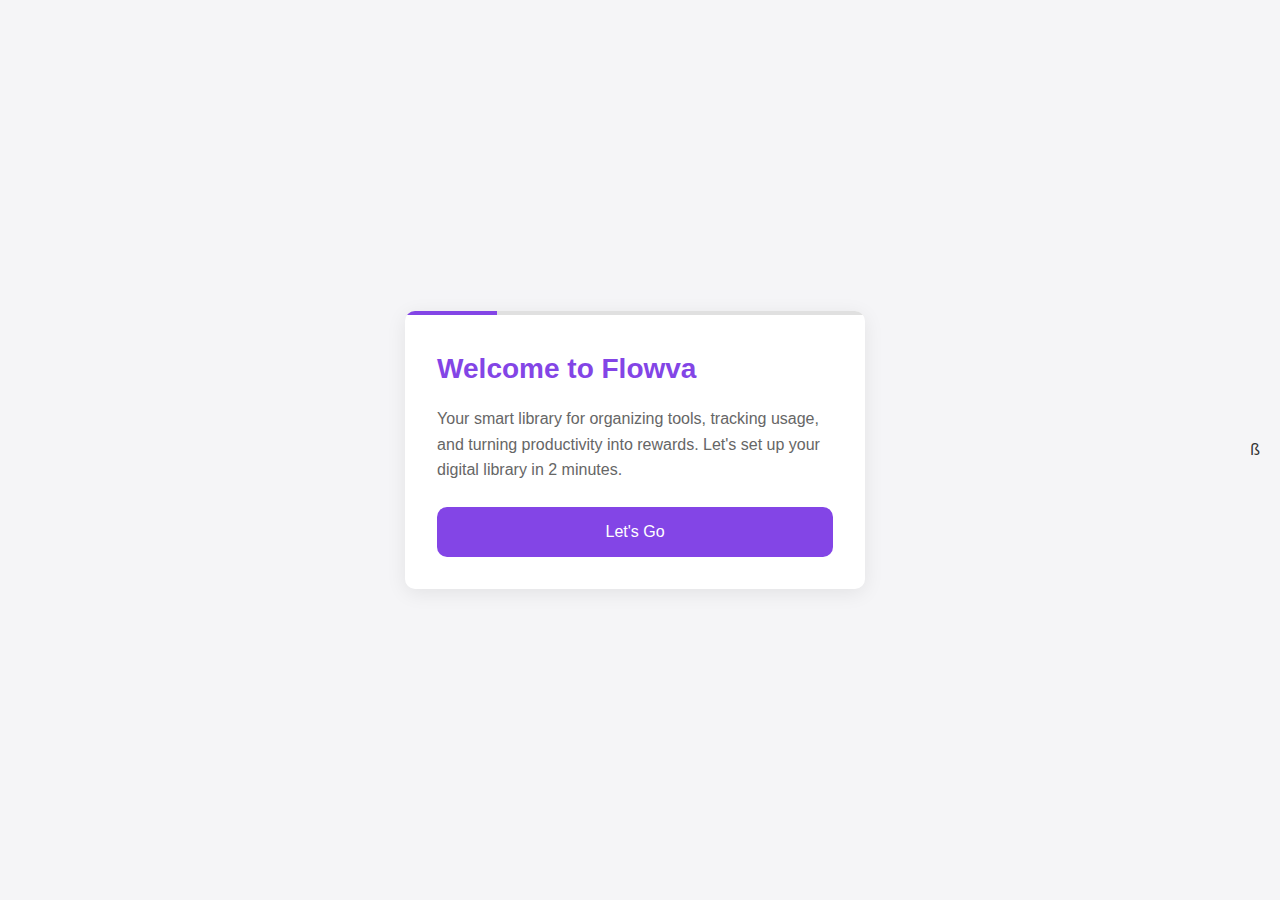
<file: index.html>
<!DOCTYPE html>
<html lang="en">
  <head>
    <meta charset="UTF-8" />
    <meta name="viewport" content="width=device-width, initial-scale=1.0" />
    <title>Welcome to Flowva</title>
    <link rel="stylesheet" href="css/main.css" />
  </head>
  <body>
    <div class="container">
      <div class="card welcome-card">
        <div class="progress-bar">
          <div class="progress"></div>
        </div>
        <div class="card-content">
          <h1>Welcome to Flowva</h1>
          <p>
            Your smart library for organizing tools, tracking usage, and turning
            productivity into rewards. Let's set up your digital library in 2
            minutes.
          </p>
          <a href="sign-in.html" class="btn btn-primary">Let's Go</a>
        </div>
      </div>
    </div>
  </body>
</html>
ß
</file>
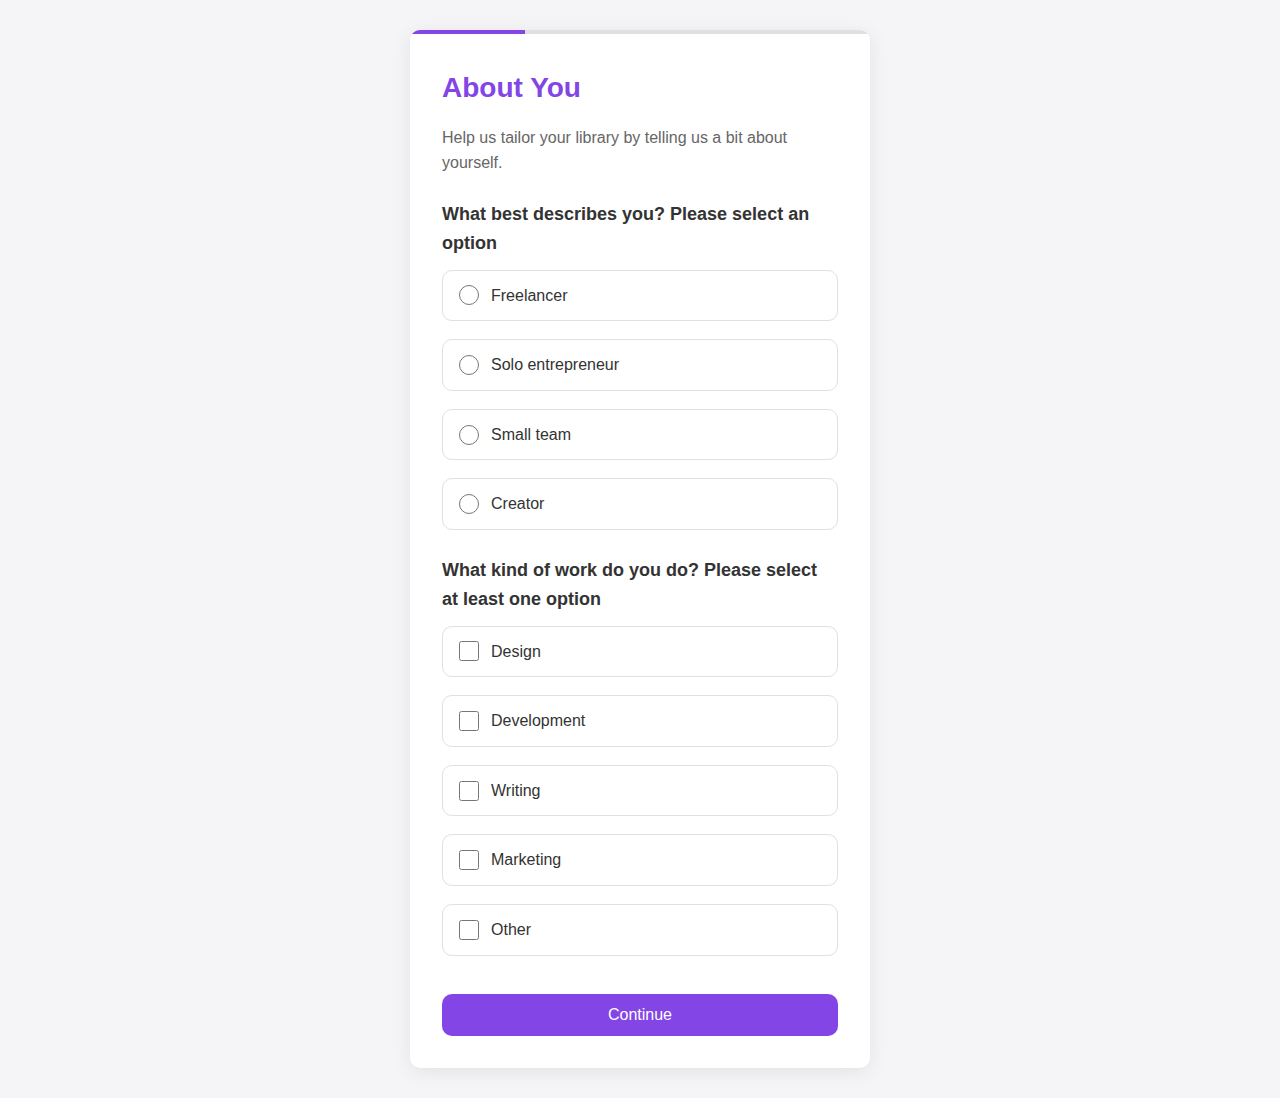
<file: onboarding.html>
<!DOCTYPE html>
<html lang="en">
  <head>
    <meta charset="UTF-8" />
    <meta name="viewport" content="width=device-width, initial-scale=1.0" />
    <title>Onboarding - Flowva</title>
    <link rel="stylesheet" href="css/main.css" />
    <link rel="stylesheet" href="css/onboarding.css" />
  </head>
  <body>
    <div class="container">
      <div class="card onboarding-card">
        <div class="progress-bar">
          <div class="progress" id="onboarding-progress"></div>
        </div>
        <div class="card-content">
          <!-- Step 1: About You -->
          <div class="step" id="step-1">
            <h1>About You</h1>
            <p>
              Help us tailor your library by telling us a bit about yourself.
            </p>

            <div class="form-group">
              <h3>What best describes you? Please select an option</h3>
              <div class="radio-group">
                <label class="radio-container">
                  <input type="radio" name="userType" value="freelancer" />
                  <span class="radio-label">Freelancer</span>
                </label>
                <label class="radio-container">
                  <input type="radio" name="userType" value="entrepreneur" />
                  <span class="radio-label">Solo entrepreneur</span>
                </label>
                <label class="radio-container">
                  <input type="radio" name="userType" value="team" />
                  <span class="radio-label">Small team</span>
                </label>
                <label class="radio-container">
                  <input type="radio" name="userType" value="creator" />
                  <span class="radio-label">Creator</span>
                </label>
              </div>
            </div>

            <div class="form-group">
              <h3>
                What kind of work do you do? Please select at least one option
              </h3>
              <div class="checkbox-group">
                <label class="checkbox-container">
                  <input type="checkbox" name="workType" value="design" />
                  <span class="checkbox-label">Design</span>
                </label>
                <label class="checkbox-container">
                  <input type="checkbox" name="workType" value="development" />
                  <span class="checkbox-label">Development</span>
                </label>
                <label class="checkbox-container">
                  <input type="checkbox" name="workType" value="writing" />
                  <span class="checkbox-label">Writing</span>
                </label>
                <label class="checkbox-container">
                  <input type="checkbox" name="workType" value="marketing" />
                  <span class="checkbox-label">Marketing</span>
                </label>
                <label class="checkbox-container">
                  <input type="checkbox" name="workType" value="other" />
                  <span class="checkbox-label">Other</span>
                </label>
              </div>
            </div>
          </div>

          <!-- Step 2: Tool Selection -->
          <div class="step hidden" id="step-2">
            <h1>Your Tools</h1>
            <p>
              Select the tools you use regularly to add them to your library.
            </p>

            <div class="tools-grid">
              <!-- Tool cards will be generated by JavaScript -->
            </div>
          </div>

          <!-- Step 3: Preferences -->
          <div class="step hidden" id="step-3">
            <h1>Preferences</h1>
            <p>Set up your workspace preferences to optimize your flow.</p>

            <div class="form-group">
              <h3>Choose your default view</h3>
              <div class="toggle-group">
                <button class="toggle-btn active" data-value="grid">
                  <span class="icon">□</span>
                  Grid
                </button>
                <button class="toggle-btn" data-value="list">
                  <span class="icon">≡</span>
                  List
                </button>
              </div>
            </div>

            <div class="form-group">
              <h3>Set your goal tracking</h3>
              <select id="goal-tracking">
                <option value="daily">Daily</option>
                <option value="weekly" selected>Weekly</option>
                <option value="monthly">Monthly</option>
              </select>
            </div>

            <div class="form-group">
              <h3>Enable notifications</h3>
              <label class="switch">
                <input type="checkbox" id="notifications" checked />
                <span class="slider round"></span>
              </label>
            </div>
          </div>

          <!-- Final Step -->
          <div class="step hidden" id="step-4">
            <div class="completion">
              <div class="check-circle">✓</div>
              <h1>All set!</h1>
              <p>Your workspace is ready. Let's start being productive.</p>
            </div>
          </div>

          <div class="button-group">
            <button class="btn btn-outline hidden" id="back-btn">Back</button>
            <button class="btn btn-primary" id="continue-btn">Continue</button>
          </div>
        </div>
      </div>
    </div>
    <script src="js/onboarding.js"></script>
  </body>
</html>
</file>
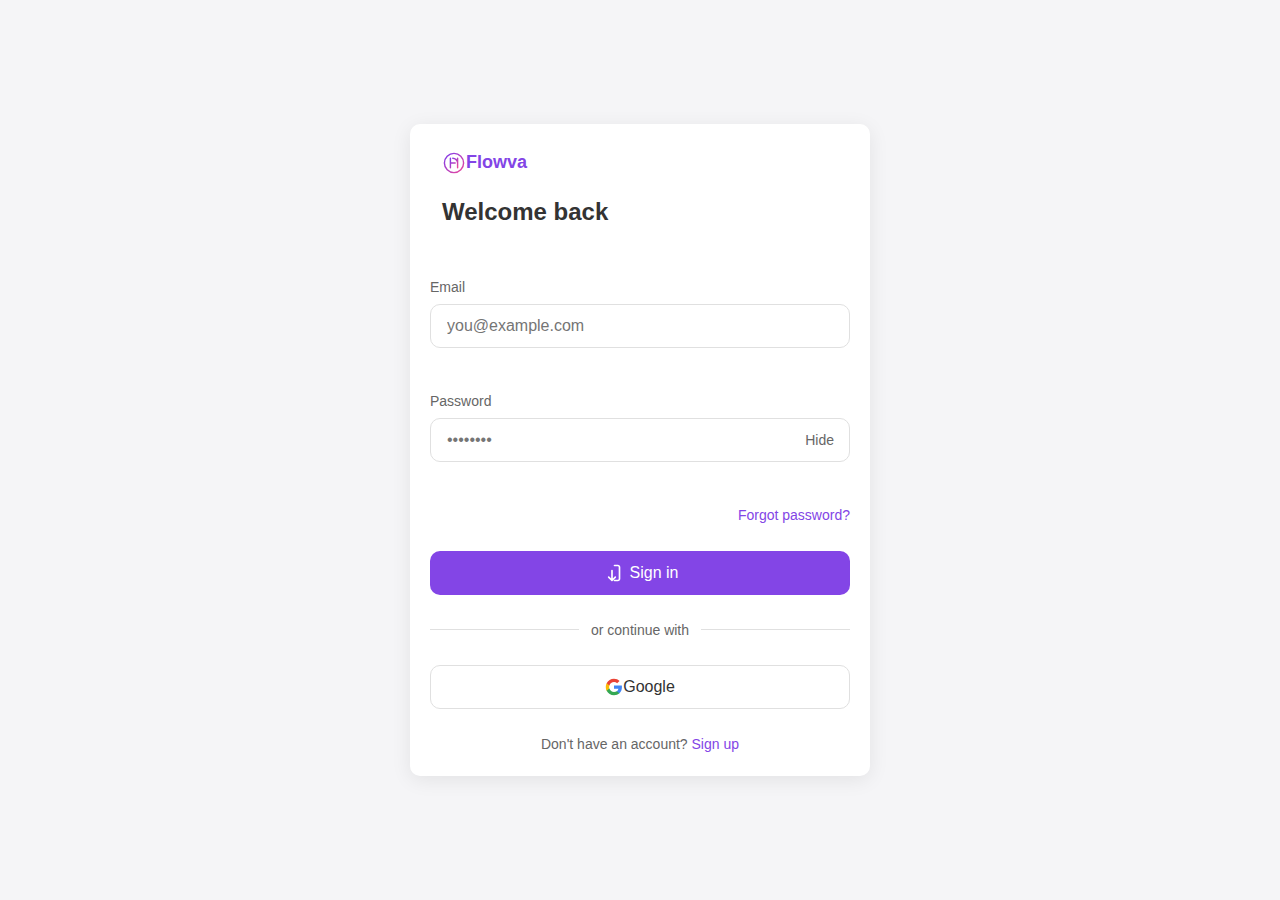
<file: sign-in.html>
<!DOCTYPE html>
<html lang="en">
  <head>
    <meta charset="UTF-8" />
    <meta name="viewport" content="width=device-width, initial-scale=1.0" />
    <title>Sign In - Flowva</title>
    <link rel="stylesheet" href="css/main.css" />
    <link rel="stylesheet" href="css/auth.css" />
  </head>
  <body>
    <div class="container">
      <div class="card auth-card">
        <div class="card-header">
          <div class="logo">
            <!-- Embedded Flowva logo SVG -->
            <svg
              xmlns="http://www.w3.org/2000/svg"
              width="24"
              height="24"
              viewBox="0 0 100 100"
            >
              <defs>
                <linearGradient
                  id="flowvaGradient"
                  x1="0%"
                  y1="0%"
                  x2="100%"
                  y2="100%"
                >
                  <stop offset="0%" stop-color="#7C3AED" />
                  <stop offset="100%" stop-color="#EC4899" />
                </linearGradient>
              </defs>
              <circle
                cx="50"
                cy="50"
                r="40"
                fill="white"
                stroke="url(#flowvaGradient)"
                stroke-width="6"
              />
              <path
                d="M35 30v40M35 50h20M65 30v40M65 50c0-11-10-20-20-20"
                stroke="url(#flowvaGradient)"
                stroke-width="6"
                stroke-linecap="round"
                stroke-linejoin="round"
                fill="none"
              />
            </svg>
            <span>Flowva</span>
          </div>
          <h2>Welcome back</h2>
        </div>
        <form id="sign-in-form" class="auth-form">
          <div class="form-group">
            <label for="email">Email</label>
            <input
              type="email"
              id="email"
              placeholder="you@example.com"
              required
            />
            <div class="error-message" id="email-error"></div>
          </div>
          <div class="form-group">
            <label for="password">Password</label>
            <div class="password-input">
              <input
                type="password"
                id="password"
                placeholder="••••••••"
                required
              />
              <button type="button" class="toggle-password">Hide</button>
            </div>
            <div class="error-message" id="password-error"></div>
          </div>
          <div class="forgot-password">
            <a href="#">Forgot password?</a>
          </div>
          <button type="submit" class="btn btn-primary">
            <span class="icon">
              <svg
                width="20"
                height="20"
                viewBox="0 0 24 24"
                fill="none"
                xmlns="http://www.w3.org/2000/svg"
              >
                <path
                  d="M15 3H19C19.5304 3 20.0391 3.21071 20.4142 3.58579C20.7893 3.96086 21 4.46957 21 5V19C21 19.5304 20.7893 20.0391 20.4142 20.4142C20.0391 20.7893 19.5304 21 19 21H15M8 17L12 21M12 21L16 17M12 21V9"
                  stroke="currentColor"
                  stroke-width="2"
                  stroke-linecap="round"
                  stroke-linejoin="round"
                />
              </svg>
            </span>
            Sign in
          </button>
          <div class="divider">
            <span>or continue with</span>
          </div>
          <button type="button" class="btn btn-outline social-sign-in">
            <!-- Embedded Google logo SVG -->
            <svg
              xmlns="http://www.w3.org/2000/svg"
              width="18"
              height="18"
              viewBox="0 0 24 24"
            >
              <path
                d="M22.56 12.25c0-.78-.07-1.53-.2-2.25H12v4.26h5.92c-.26 1.37-1.04 2.53-2.21 3.31v2.77h3.57c2.08-1.92 3.28-4.74 3.28-8.09z"
                fill="#4285F4"
              />
              <path
                d="M12 23c2.97 0 5.46-.98 7.28-2.66l-3.57-2.77c-.98.66-2.23 1.06-3.71 1.06-2.86 0-5.29-1.93-6.16-4.53H2.18v2.84C3.99 20.53 7.7 23 12 23z"
                fill="#34A853"
              />
              <path
                d="M5.84 14.09c-.22-.66-.35-1.36-.35-2.09s.13-1.43.35-2.09V7.07H2.18C1.43 8.55 1 10.22 1 12s.43 3.45 1.18 4.93l3.66-2.84z"
                fill="#FBBC05"
              />
              <path
                d="M12 5.38c1.62 0 3.06.56 4.21 1.64l3.15-3.15C17.45 2.09 14.97 1 12 1 7.7 1 3.99 3.47 2.18 7.07l3.66 2.84c.87-2.6 3.3-4.53 6.16-4.53z"
                fill="#EA4335"
              />
            </svg>
            Google
          </button>
          <div class="auth-footer">
            Don't have an account? <a href="sign-up.html">Sign up</a>
          </div>
        </form>
      </div>
    </div>
    <script src="js/auth.js"></script>
  </body>
</html>
</file>
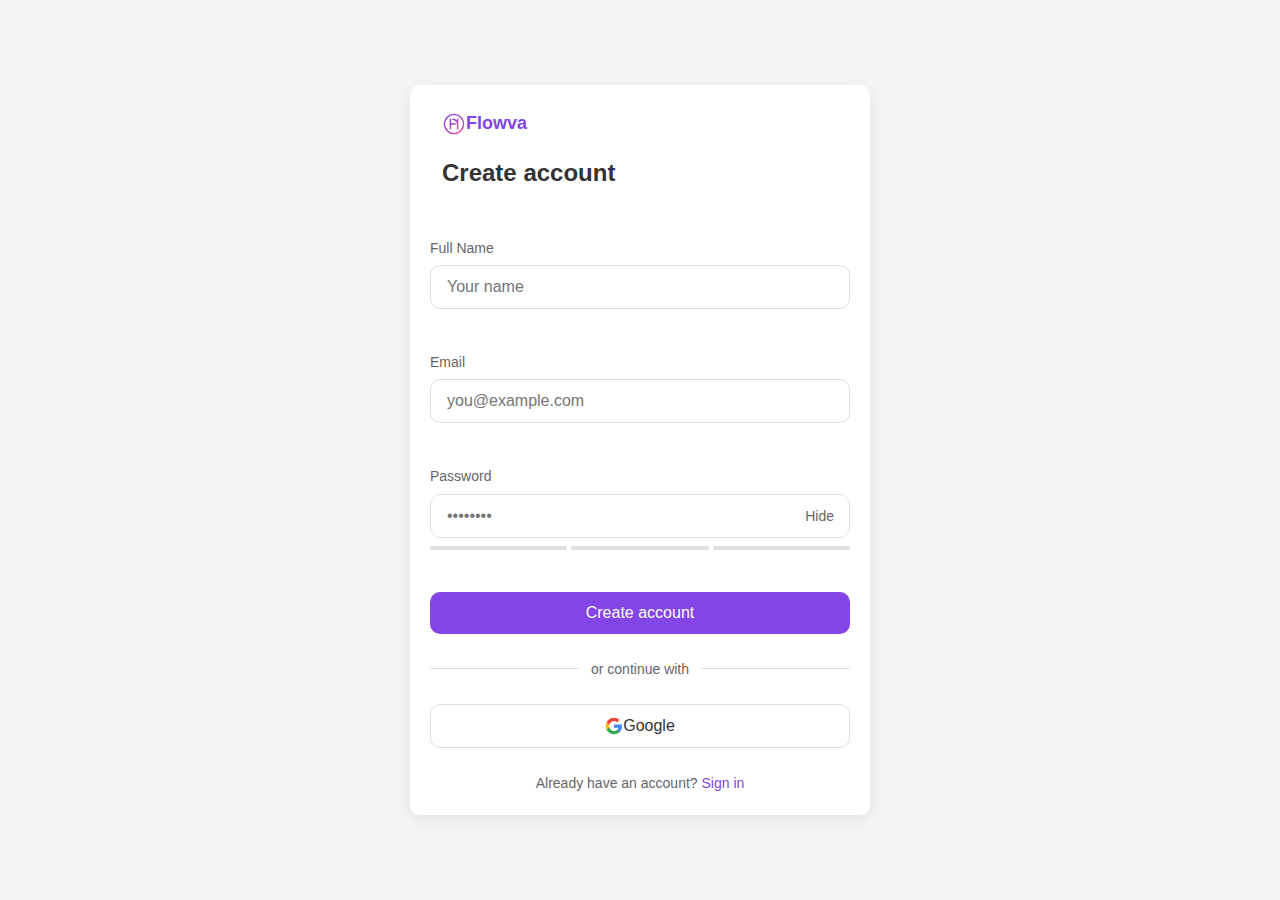
<file: sign-up.html>
<!DOCTYPE html>
<html lang="en">
  <head>
    <meta charset="UTF-8" />
    <meta name="viewport" content="width=device-width, initial-scale=1.0" />
    <title>Sign Up - Flowva</title>
    <link rel="stylesheet" href="css/main.css" />
    <link rel="stylesheet" href="css/auth.css" />
  </head>
  <body>
    <div class="container">
      <div class="card auth-card">
        <div class="card-header">
          <div class="logo">
            <!-- Embedded Flowva logo SVG -->
            <svg
              xmlns="http://www.w3.org/2000/svg"
              width="24"
              height="24"
              viewBox="0 0 100 100"
            >
              <defs>
                <linearGradient
                  id="flowvaGradient"
                  x1="0%"
                  y1="0%"
                  x2="100%"
                  y2="100%"
                >
                  <stop offset="0%" stop-color="#7C3AED" />
                  <stop offset="100%" stop-color="#EC4899" />
                </linearGradient>
              </defs>
              <circle
                cx="50"
                cy="50"
                r="40"
                fill="white"
                stroke="url(#flowvaGradient)"
                stroke-width="6"
              />
              <path
                d="M35 30v40M35 50h20M65 30v40M65 50c0-11-10-20-20-20"
                stroke="url(#flowvaGradient)"
                stroke-width="6"
                stroke-linecap="round"
                stroke-linejoin="round"
                fill="none"
              />
            </svg>
            <span>Flowva</span>
          </div>
          <h2>Create account</h2>
        </div>
        <form id="sign-up-form" class="auth-form">
          <div class="form-group">
            <label for="name">Full Name</label>
            <input type="text" id="name" placeholder="Your name" required />
            <div class="error-message" id="name-error"></div>
          </div>
          <div class="form-group">
            <label for="signup-email">Email</label>
            <input
              type="email"
              id="signup-email"
              placeholder="you@example.com"
              required
            />
            <div class="error-message" id="signup-email-error"></div>
          </div>
          <div class="form-group">
            <label for="signup-password">Password</label>
            <div class="password-input">
              <input
                type="password"
                id="signup-password"
                placeholder="••••••••"
                required
              />
              <button type="button" class="toggle-password">Hide</button>
            </div>
            <div class="error-message" id="signup-password-error"></div>
          </div>
          <button type="submit" class="btn btn-primary">Create account</button>
          <div class="divider">
            <span>or continue with</span>
          </div>
          <button type="button" class="btn btn-outline social-sign-in">
            <!-- Embedded Google logo SVG -->
            <svg
              xmlns="http://www.w3.org/2000/svg"
              width="18"
              height="18"
              viewBox="0 0 24 24"
            >
              <path
                d="M22.56 12.25c0-.78-.07-1.53-.2-2.25H12v4.26h5.92c-.26 1.37-1.04 2.53-2.21 3.31v2.77h3.57c2.08-1.92 3.28-4.74 3.28-8.09z"
                fill="#4285F4"
              />
              <path
                d="M12 23c2.97 0 5.46-.98 7.28-2.66l-3.57-2.77c-.98.66-2.23 1.06-3.71 1.06-2.86 0-5.29-1.93-6.16-4.53H2.18v2.84C3.99 20.53 7.7 23 12 23z"
                fill="#34A853"
              />
              <path
                d="M5.84 14.09c-.22-.66-.35-1.36-.35-2.09s.13-1.43.35-2.09V7.07H2.18C1.43 8.55 1 10.22 1 12s.43 3.45 1.18 4.93l3.66-2.84z"
                fill="#FBBC05"
              />
              <path
                d="M12 5.38c1.62 0 3.06.56 4.21 1.64l3.15-3.15C17.45 2.09 14.97 1 12 1 7.7 1 3.99 3.47 2.18 7.07l3.66 2.84c.87-2.6 3.3-4.53 6.16-4.53z"
                fill="#EA4335"
              />
            </svg>
            Google
          </button>
          <div class="auth-footer">
            Already have an account? <a href="sign-in.html">Sign in</a>
          </div>
        </form>
      </div>
    </div>
    <script src="js/auth.js"></script>
  </body>
</html>
</file>
<file: css/onboarding.css>
/* Onboarding specific styles */
.onboarding-card {
  width: 100%;
  min-height: 500px;
}

/* Step transitions */
.step {
  transition: opacity 0.3s ease, transform 0.3s ease;
}

.step.hidden {
  display: none;
  opacity: 0;
  transform: translateX(20px);
}

.step.active {
  display: block;
  opacity: 1;
  transform: translateX(0);
}

/* Radio and checkbox styles */
.radio-group, 
.checkbox-group {
  display: flex;
  flex-direction: column;
  gap: 12px;
}

.radio-container,
.checkbox-container {
  display: flex;
  align-items: center;
  padding: 12px 16px;
  border: 1px solid var(--gray);
  border-radius: var(--radius);
  cursor: pointer;
  transition: var(--transition);
}

.radio-container:hover,
.checkbox-container:hover {
  border-color: var(--primary-light);
  background-color: rgba(131, 69, 230, 0.05);
}

.radio-container input[type="radio"],
.checkbox-container input[type="checkbox"] {
  margin-right: 12px;
  accent-color: var(--primary);
  width: 20px;
  height: 20px;
}

.radio-label,
.checkbox-label {
  font-size: 16px;
  color: var(--text-primary);
}

/* Selected state */
.radio-container.selected,
.checkbox-container.selected {
  border-color: var(--primary);
  background-color: rgba(131, 69, 230, 0.1);
}

/* Tools grid */
.tools-grid {
  display: grid;
  grid-template-columns: repeat(auto-fill, minmax(120px, 1fr));
  gap: 16px;
  margin-bottom: 24px;
}

.tool-card {
  border: 1px solid var(--gray);
  border-radius: var(--radius);
  padding: 16px;
  text-align: center;
  cursor: pointer;
  transition: var(--transition);
}

.tool-card:hover {
  border-color: var(--primary-light);
  background-color: rgba(131, 69, 230, 0.05);
}

.tool-card.selected {
  border-color: var(--primary);
  background-color: rgba(131, 69, 230, 0.1);
}

.tool-icon {
  width: 48px;
  height: 48px;
  margin: 0 auto 12px;
  display: flex;
  align-items: center;
  justify-content: center;
  background-color: var(--gray-light);
  border-radius: 12px;
}

.tool-name {
  font-size: 14px;
  font-weight: 500;
}

/* Toggle group */
.toggle-group {
  display: flex;
  gap: 12px;
}

.toggle-btn {
  flex: 1;
  display: flex;
  align-items: center;
  justify-content: center;
  padding: 12px;
  border: 1px solid var(--gray);
  border-radius: var(--radius);
  background-color: white;
  cursor: pointer;
  transition: var(--transition);
  font-size: 16px;
  font-weight: 500;
}

.toggle-btn .icon {
  margin-right: 8px;
}

.toggle-btn.active {
  border-color: var(--primary);
  background-color: rgba(131, 69, 230, 0.1);
  color: var(--primary);
}

/* Switch toggle */
.switch {
  position: relative;
  display: inline-block;
  width: 50px;
  height: 24px;
}

.switch input {
  opacity: 0;
  width: 0;
  height: 0;
}

.slider {
  position: absolute;
  cursor: pointer;
  top: 0;
  left: 0;
  right: 0;
  bottom: 0;
  background-color: var(--gray);
  transition: var(--transition);
  border-radius: 24px;
}

.slider:before {
  position: absolute;
  content: "";
  height: 18px;
  width: 18px;
  left: 3px;
  bottom: 3px;
  background-color: white;
  transition: var(--transition);
  border-radius: 50%;
}

input:checked + .slider {
  background-color: var(--primary);
}

input:checked + .slider:before {
  transform: translateX(26px);
}

/* Completion step */
.completion {
  text-align: center;
  padding: 32px 0;
}

.check-circle {
  width: 80px;
  height: 80px;
  background-color: var(--primary);
  color: white;
  font-size: 36px;
  border-radius: 50%;
  display: flex;
  align-items: center;
  justify-content: center;
  margin: 0 auto 24px;
}

/* Responsive adjustments */
@media (max-width: 480px) {
  .tools-grid {
      grid-template-columns: repeat(auto-fill, minmax(100px, 1fr));
  }
  
  .tool-icon {
      width: 40px;
      height: 40px;
  }
  
  .tool-name {
      font-size: 12px;
  }
}
</file>
<file: css/auth.css>
/* Auth-specific styles */
.auth-card {
  width: 100%;
}

.auth-form {
  margin-top: 24px;
  padding: 20px;
}

/* Password input with toggle button */
.password-input {
  position: relative;
}

.toggle-password {
  position: absolute;
  right: 16px;
  top: 50%;
  transform: translateY(-50%);
  background: none;
  border: none;
  color: var(--text-secondary);
  cursor: pointer;
  font-size: 14px;
}

.forgot-password {
  text-align: right;
  margin-bottom: 24px;
  font-size: 14px;
}

/* Divider */
.divider {
  display: flex;
  align-items: center;
  margin: 24px 0;
  color: var(--text-secondary);
  font-size: 14px;
}

.divider::before,
.divider::after {
  content: "";
  flex: 1;
  height: 1px;
  background-color: var(--gray);
}

.divider span {
  padding: 0 12px;
}

/* Social sign-in button */
.social-sign-in {
  display: flex;
  align-items: center;
  justify-content: center;
}

.social-sign-in img {
  width: 20px;
  height: 20px;
  margin-right: 12px;
}

/* Auth footer */
.auth-footer {
  text-align: center;
  margin-top: 24px;
  font-size: 14px;
  color: var(--text-secondary);
}

/* Password strength indicator */
.password-strength {
  display: flex;
  gap: 4px;
  margin-top: 8px;
}

.strength-bar {
  height: 4px;
  flex: 1;
  background-color: var(--gray);
  border-radius: 2px;
  transition: var(--transition);
}

.strength-bar.active {
  background-color: var(--error);
}

.strength-bar.active.medium {
  background-color: #FFA000;
}

.strength-bar.active.strong {
  background-color: #43A047;
}

.strength-text {
  font-size: 12px;
  margin-top: 4px;
  color: var(--text-secondary);
}
</file>
<file: css/main.css>
/* Reset and base styles */
* {
  margin: 0;
  padding: 0;
  box-sizing: border-box;
  font-family: 'Inter', -apple-system, BlinkMacSystemFont, 'Segoe UI', Roboto, Oxygen, Ubuntu, Cantarell, sans-serif;
}

:root {
  --primary: #8345E6;
  --primary-light: #9A62EC;
  --primary-dark: #6C37BC;
  --error: #E53935;
  --text-primary: #333333;
  --text-secondary: #666666;
  --gray-light: #F5F5F7;
  --gray: #E0E0E0;
  --gray-dark: #BDBDBD;
  --shadow: 0 4px 20px rgba(0, 0, 0, 0.08);
  --radius: 10px;
  --transition: all 0.3s ease;
}

body {
  background-color: var(--gray-light);
  color: var(--text-primary);
  line-height: 1.6;
  min-height: 100vh;
  display: flex;
  justify-content: center;
  align-items: center;
  padding: 20px;
}

h1, h2, h3, h4, h5, h6 {
  font-weight: 600;
  margin-bottom: 0.5em;
}

h1 {
  font-size: 28px;
  color: var(--primary);
}

h2 {
  font-size: 24px;
}

h3 {
  font-size: 18px;
  margin-bottom: 12px;
}

p {
  color: var(--text-secondary);
  margin-bottom: 24px;
}

a {
  color: var(--primary);
  text-decoration: none;
  transition: var(--transition);
}

a:hover {
  text-decoration: underline;
}

/* Container and card styles */
.container {
  width: 100%;
  max-width: 480px;
  margin: 0 auto;
  padding: 10px;
}

.card {
  background-color: white;
  border-radius: var(--radius);
  box-shadow: var(--shadow);
  overflow: hidden;
  position: relative;
}

.card-content {
  padding: 32px;
}

.card-header {
  padding: 24px 32px 0;
}

/* Progress bar */
.progress-bar {
  height: 4px;
  background-color: var(--gray);
  width: 100%;
}

.progress {
  height: 100%;
  background-color: var(--primary);
  width: 20%;
  transition: width 0.5s ease;
}

/* Logo */
.logo {
  display: flex;
  align-items: center;
  margin-bottom: 16px;
}

.logo img {
  width: 24px;
  height: 24px;
  margin-right: 8px;
}

.logo span {
  font-weight: 600;
  font-size: 18px;
  color: var(--primary);
}

/* Button styles */
.btn {
  display: flex;
  align-items: center;
  justify-content: center;
  width: 100%;
  padding: 12px 24px;
  border-radius: var(--radius);
  font-size: 16px;
  font-weight: 500;
  cursor: pointer;
  transition: var(--transition);
  border: none;
  outline: none;
}

.btn-primary {
  background-color: var(--primary);
  color: white;
}

.btn-primary:hover {
  background-color: var(--primary-dark);
}

.btn-outline {
  background-color: white;
  color: var(--text-primary);
  border: 1px solid var(--gray);
}

.btn-outline:hover {
  background-color: var(--gray-light);
}

.btn .icon {
  margin-right: 8px;
  display: flex;
  align-items: center;
}

/* Form elements */
.form-group {
  margin-bottom: 20px;
}

label {
  display: block;
  font-size: 14px;
  font-weight: 500;
  margin-bottom: 6px;
  color: var(--text-secondary);
}

input[type="text"],
input[type="email"],
input[type="password"],
select {
  width: 100%;
  padding: 12px 16px;
  border: 1px solid var(--gray);
  border-radius: var(--radius);
  font-size: 16px;
  transition: var(--transition);
}

input:focus,
select:focus {
  border-color: var(--primary);
  outline: none;
  box-shadow: 0 0 0 2px rgba(131, 69, 230, 0.2);
}

.error-message {
  color: var(--error);
  font-size: 12px;
  margin-top: 4px;
  min-height: 18px;
}

/* Utility classes */
.hidden {
  display: none;
}

/* Responsive adjustments */
@media (max-width: 480px) {
  .card-content {
      padding: 24px 16px;
  }
  
  .card-header {
      padding: 16px 16px 0;
  }
  
  h1 {
      font-size: 24px;
  }
  
  h2 {
      font-size: 20px;
  }
}

/* Button group */
.button-group {
  display: flex;
  gap: 12px;
  margin-top: 32px;
}

.button-group .btn {
  flex: 1;
}
</file>
